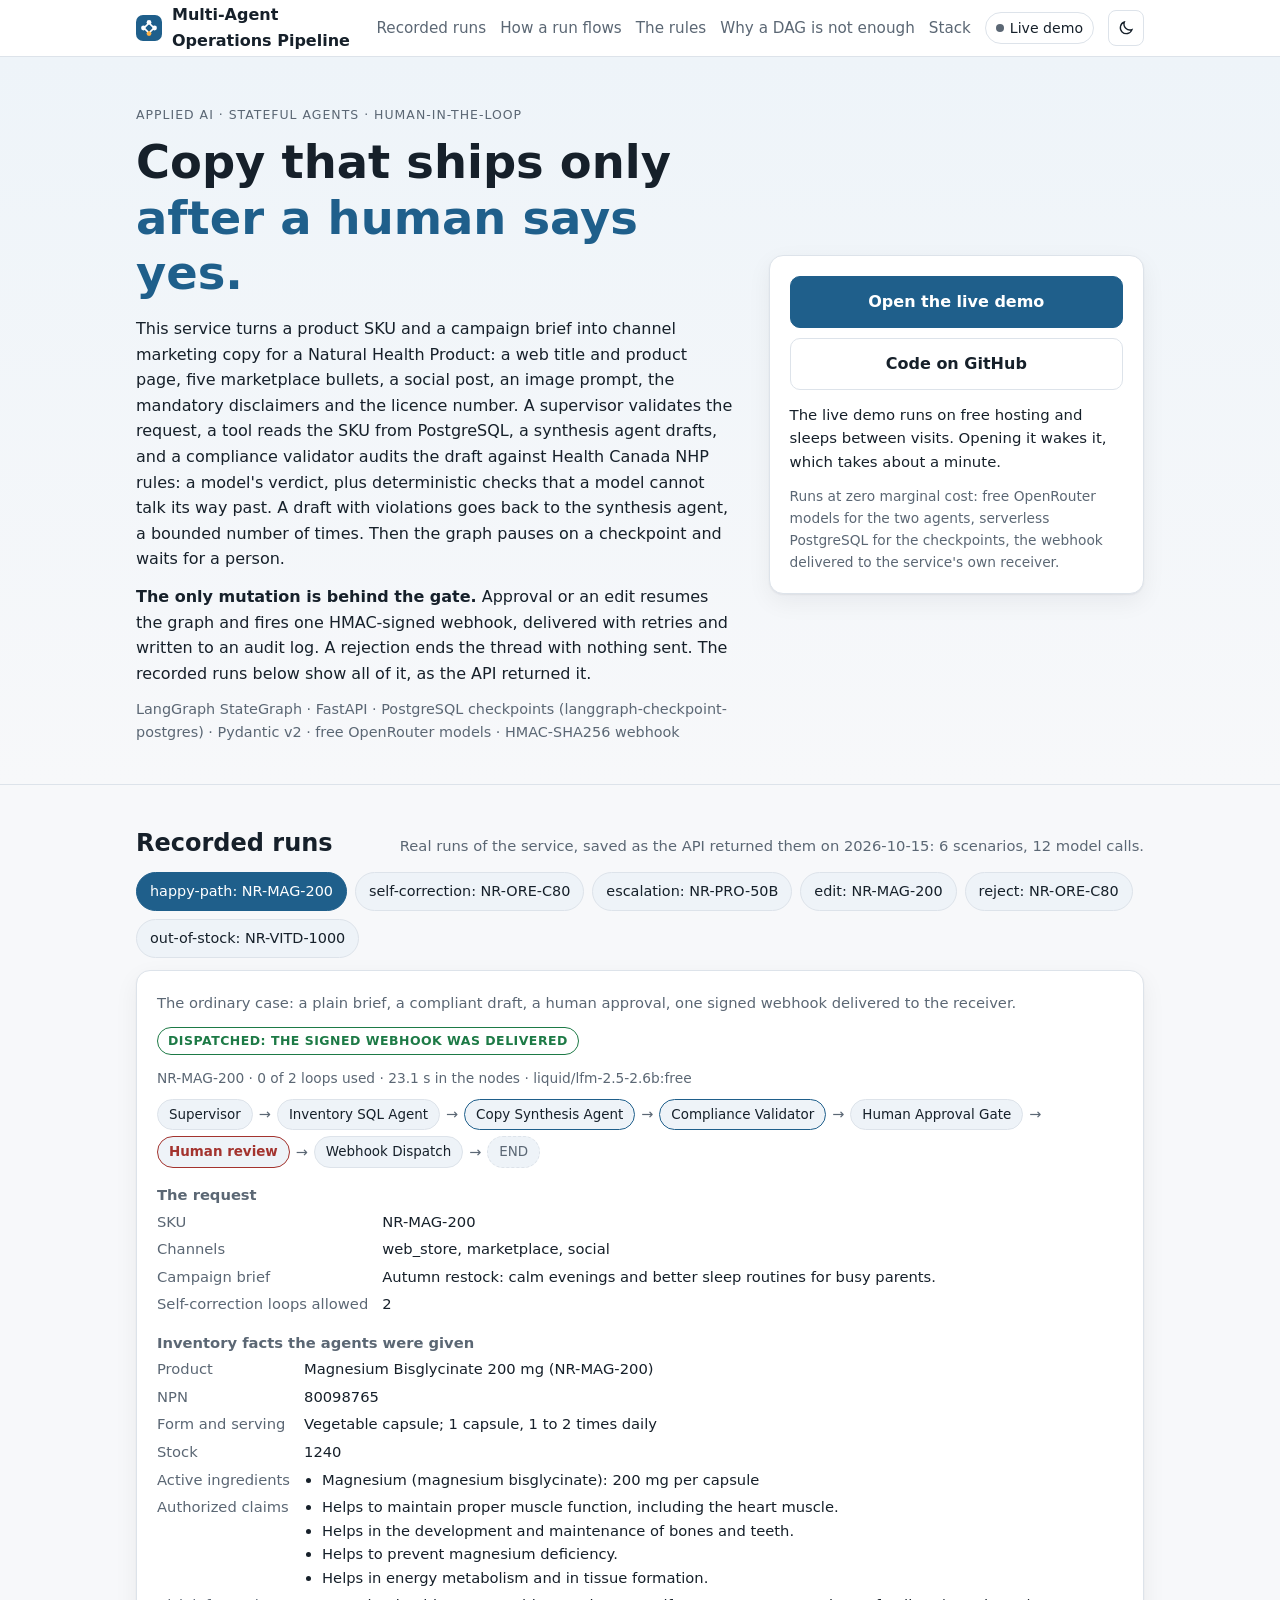
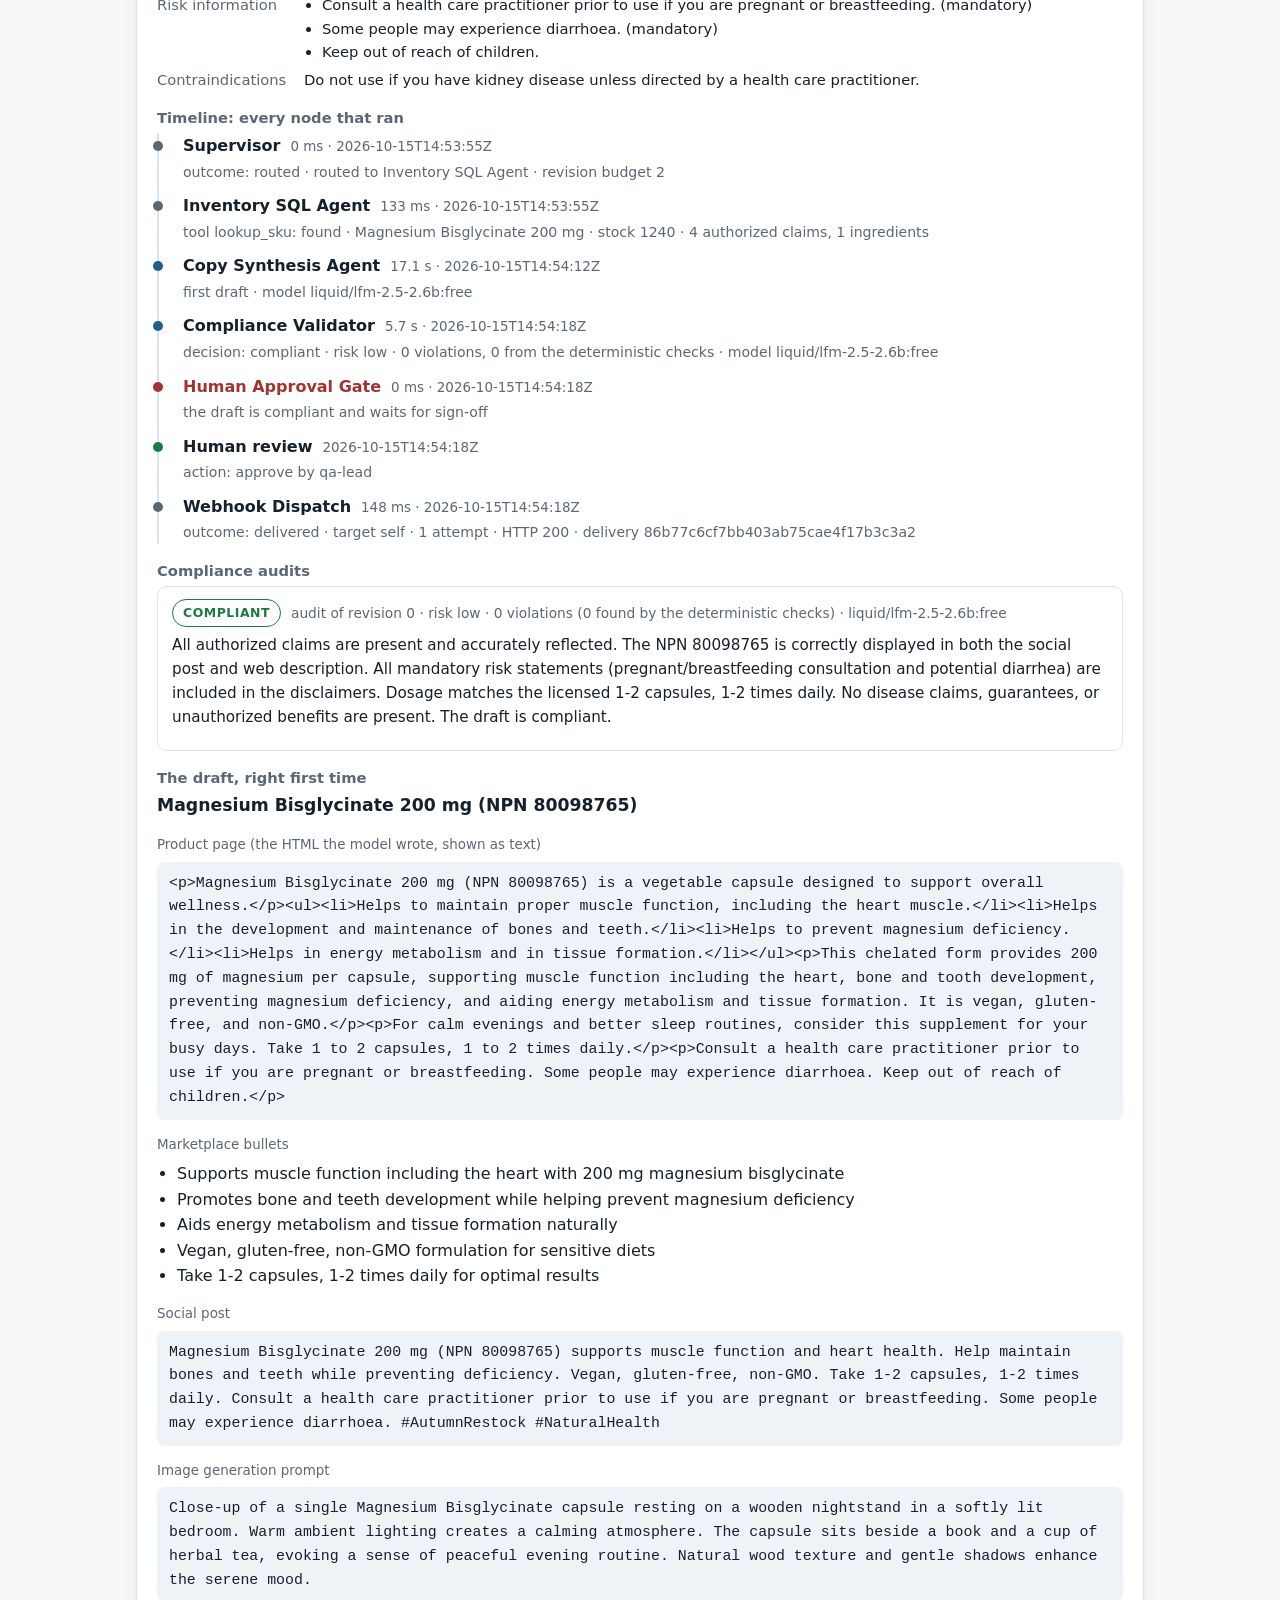
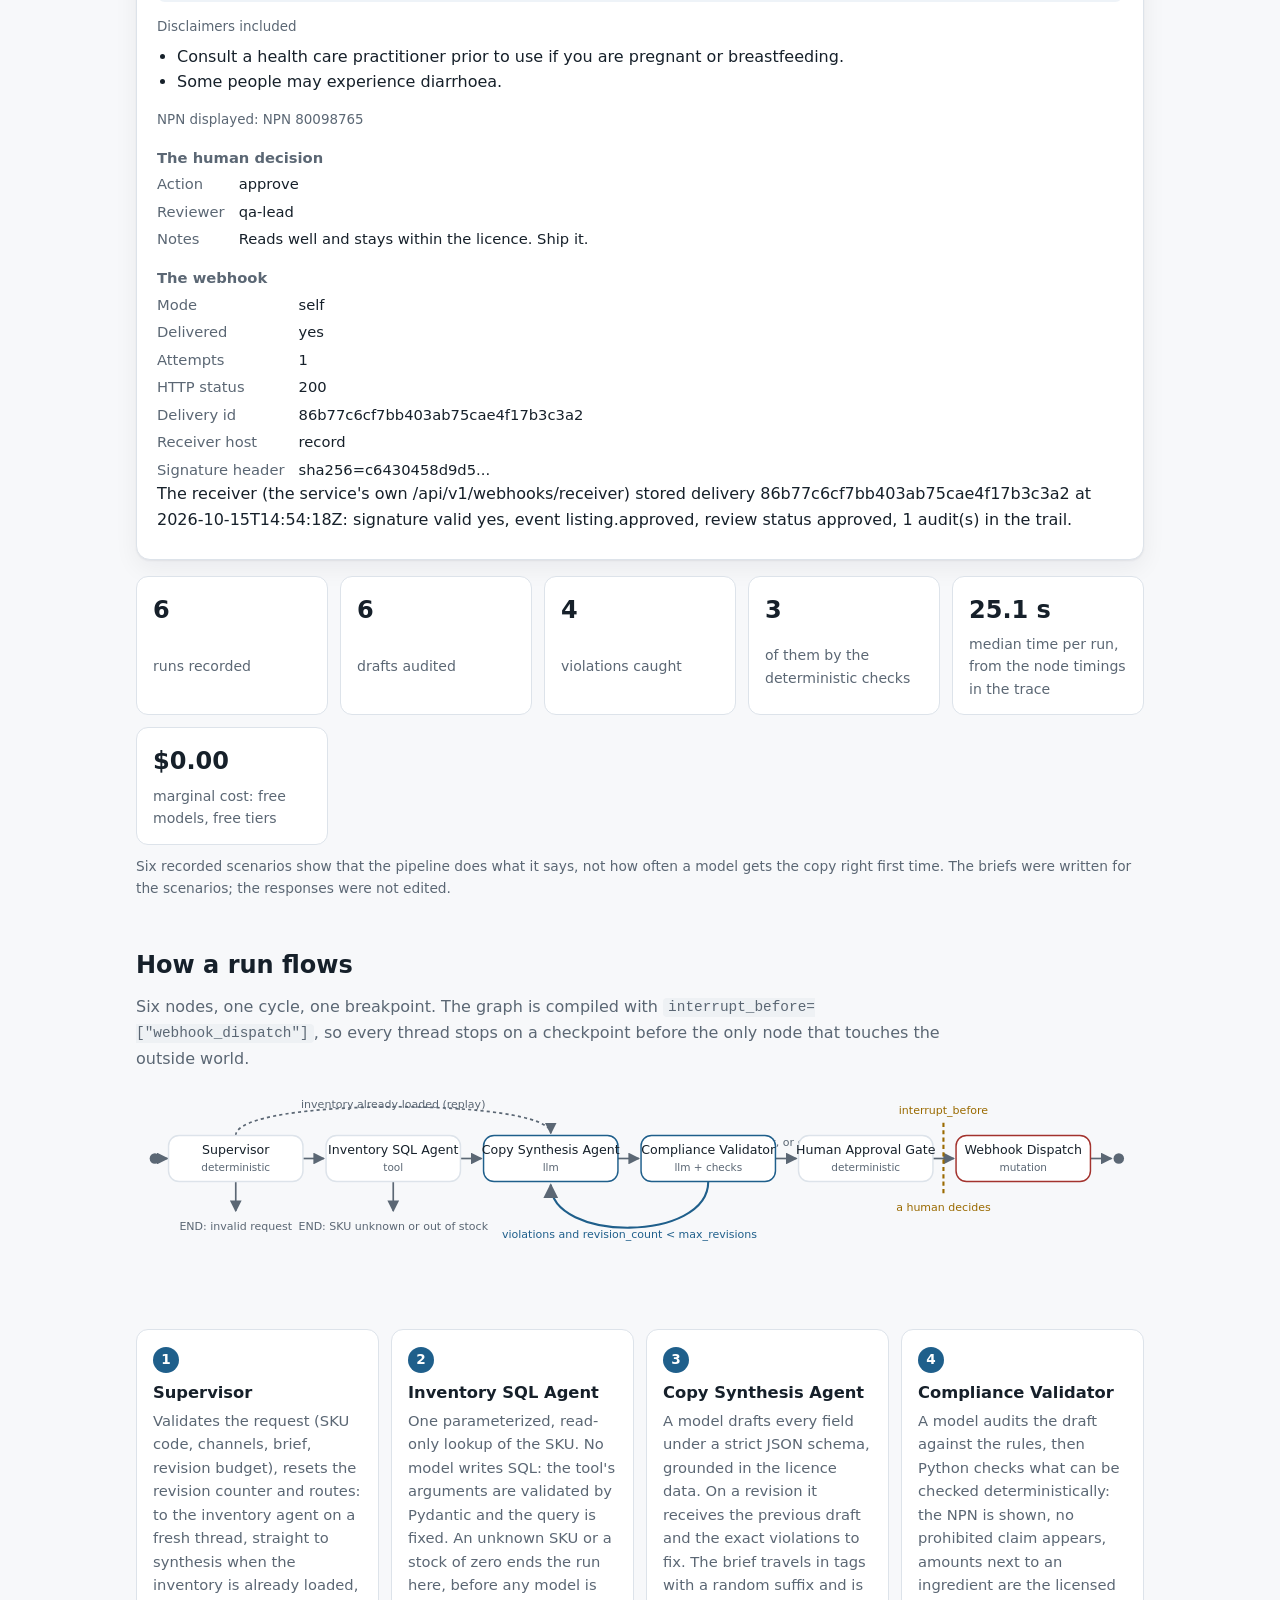
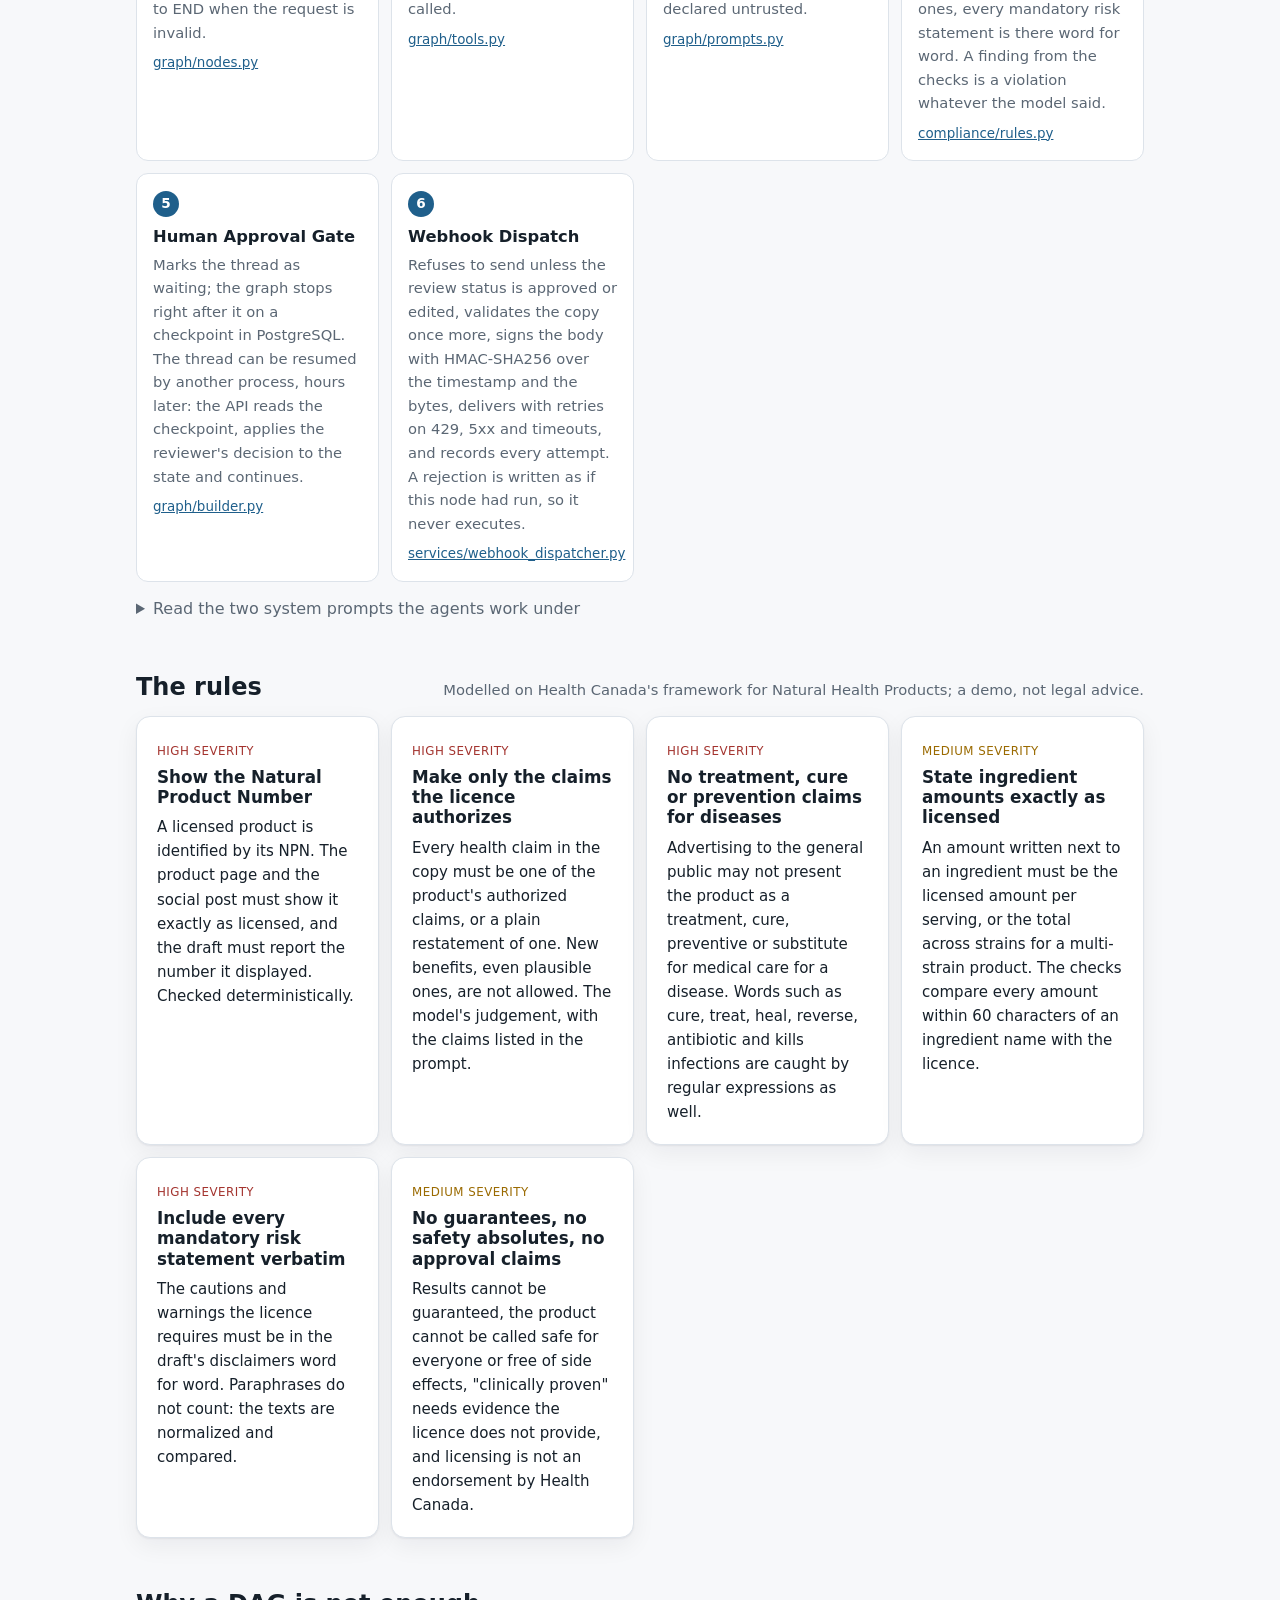
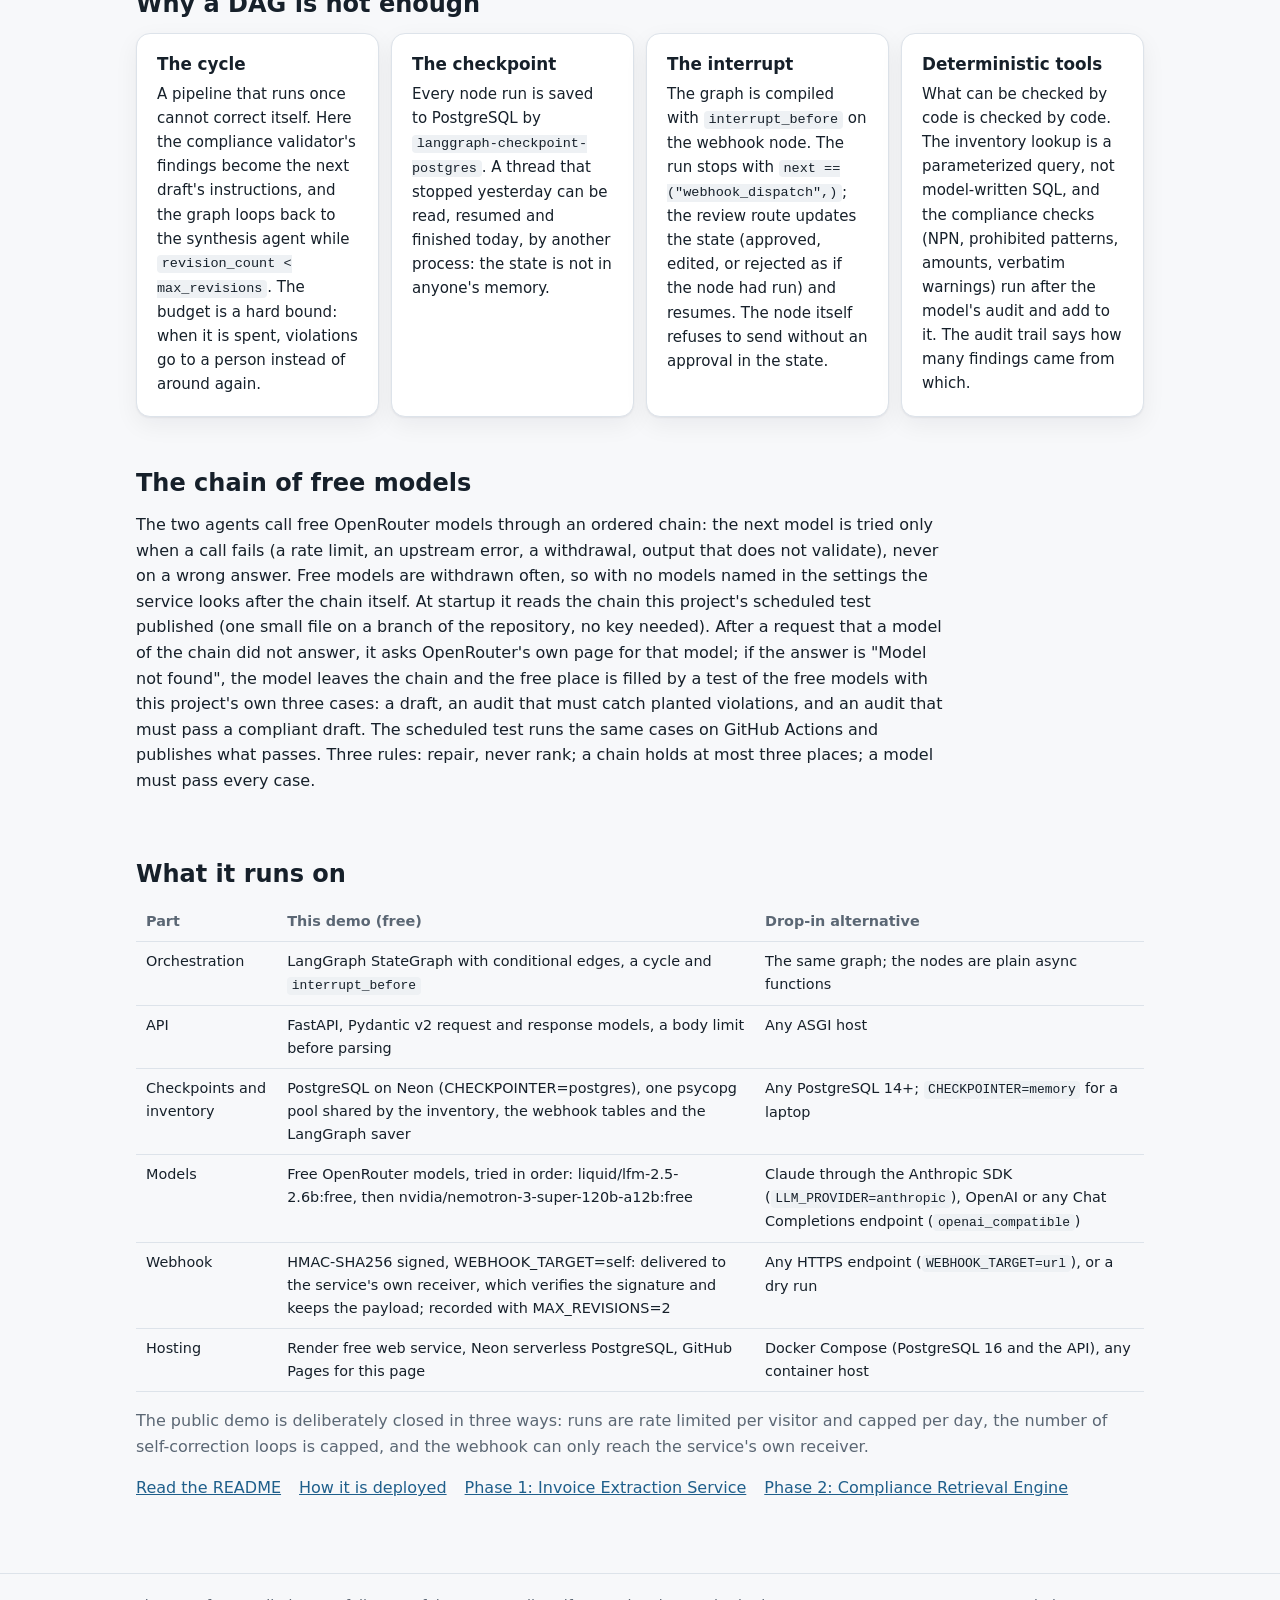
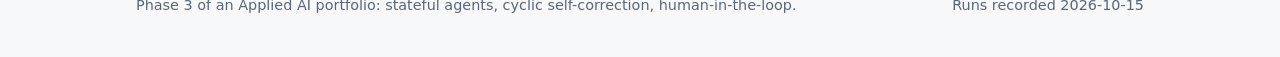
<file: site/index.html>
<!doctype html>
<html lang="en">
<head>
  <meta charset="utf-8">
  <!-- This page cannot send response headers, so its security policy is set here. Scripts and
       styles come from this page's own files only. The one outside address is the live demo's
       icon, which assets/site.js loads as a picture to learn that the demo is awake. -->
  <meta http-equiv="Content-Security-Policy" content="default-src 'none'; script-src 'self'; style-src 'self'; connect-src 'self'; img-src 'self' https://*.onrender.com; base-uri 'none'; form-action 'none'">
  <meta name="viewport" content="width=device-width, initial-scale=1">
  <meta name="color-scheme" content="light dark">
  <meta name="referrer" content="no-referrer">
  <meta name="format-detection" content="telephone=no">
  <title>Multi-Agent Operations Pipeline</title>
  <meta name="description" content="An autonomous multi-agent pipeline for product marketing: a LangGraph state machine drafts channel copy for a Natural Health Product, audits it against Health Canada NHP rules, loops on violations, pauses for a human, and fires a signed webhook. Every step is checkpointed in PostgreSQL. Runs on free models.">
  <meta property="og:type" content="website">
  <meta property="og:title" content="Multi-Agent Operations Pipeline">
  <meta property="og:description" content="Stateful agents with cyclic self-correction and a human-in-the-loop gate: LangGraph, FastAPI, PostgreSQL checkpoints, HMAC-signed webhooks, free OpenRouter models.">
  <link rel="icon" href="assets/favicon.svg" type="image/svg+xml">
  <link rel="stylesheet" href="assets/site.css">
  <script src="assets/theme.js"></script>
  <script src="assets/site.js" defer></script>
</head>
<body>
<a class="skip" href="#runs">Skip to the recorded runs</a>

<header class="topbar">
  <div class="wrap topbar__row">
    <a class="brand" href="./">
      <svg class="brand__mark" viewBox="0 0 26 26" aria-hidden="true"><rect class="bg" width="26" height="26" rx="7"/><circle class="pt" cx="7.5" cy="13" r="2.4"/><circle class="pt" cx="13" cy="7.5" r="2.4"/><circle class="pt" cx="18.5" cy="13" r="2.4"/><circle class="dot" cx="13" cy="18.5" r="2.4"/><path class="ln" d="M9.6 11.4l1.8-1.8M14.6 9.6l1.8 1.8M9.6 14.6l1.8 1.8M14.6 16.4l1.8-1.8"/></svg>
      <span>Multi-Agent Operations Pipeline</span>
    </a>
    <nav class="topbar__nav" aria-label="On this page">
      <a href="#runs">Recorded runs</a>
      <a href="#flow">How a run flows</a>
      <a href="#rules">The rules</a>
      <a href="#why">Why a DAG is not enough</a>
      <a href="#stack">Stack</a>
    </nav>
    <a class="chip-link" id="demo-chip" hidden><span class="dotmark" aria-hidden="true"></span>Live demo</a>
    <button class="iconbtn" id="theme-toggle" type="button" aria-label="Switch between light and dark theme">
      <svg class="icon theme-icon--light" viewBox="0 0 24 24" aria-hidden="true"><path d="M20 14.2A8 8 0 0 1 9.8 4a8 8 0 1 0 10.2 10.2z"/></svg>
      <svg class="icon theme-icon--dark" viewBox="0 0 24 24" aria-hidden="true"><circle cx="12" cy="12" r="4"/><path d="M12 2.5v2.5M12 19v2.5M2.5 12H5M19 12h2.5M5.3 5.3l1.8 1.8M16.9 16.9l1.8 1.8M5.3 18.7l1.8-1.8M16.9 7.1l1.8-1.8"/></svg>
    </button>
  </div>
</header>

<main>
  <section class="hero">
    <div class="wrap hero__grid">
      <div>
        <p class="kicker">Applied AI · stateful agents · human-in-the-loop</p>
        <h1>Copy that ships only <span>after a human says yes.</span></h1>
        <p class="lede">
          This service turns a product SKU and a campaign brief into channel marketing copy for a
          Natural Health Product: a web title and product page, five marketplace bullets, a social
          post, an image prompt, the mandatory disclaimers and the licence number. A supervisor
          validates the request, a tool reads the SKU from PostgreSQL, a synthesis agent drafts,
          and a compliance validator audits the draft against Health Canada NHP rules: a model's
          verdict, plus deterministic checks that a model cannot talk its way past. A draft with
          violations goes back to the synthesis agent, a bounded number of times. Then the graph
          pauses on a checkpoint and waits for a person.
        </p>
        <p class="lede"><strong>The only mutation is behind the gate.</strong> Approval or an edit resumes the graph and fires one HMAC-signed webhook, delivered with retries and written to an audit log. A rejection ends the thread with nothing sent. The recorded runs below show all of it, as the API returned it.</p>
        <p class="stackline">LangGraph StateGraph · FastAPI · PostgreSQL checkpoints (langgraph-checkpoint-postgres) · Pydantic v2 · free OpenRouter models · HMAC-SHA256 webhook</p>
      </div>
      <div class="demo" id="demo" aria-label="Live demo">
        <!-- THE ONE PLACE that holds the address of the live demo: the Render service's address
             with /#run after it, https:// written once. If the service is ever re-created under
             another name, change it here; tests/test_site.py checks the form. With a host that
             ends in .invalid, the page says the demo is not online yet and asks nothing. -->
        <a class="btn btn--primary btn--lg" id="demo-link" href="https://multi-agent-ops-pipeline.onrender.com/#run">Open the live demo</a>
        <a class="btn btn--lg" href="https://github.com/nickdesjardins/autonomous-operation-marketing">Code on GitHub</a>
        <p class="demo__line" id="demo-words" role="status">The live demo runs on free hosting and sleeps between visits. Opening it wakes it, which takes about a minute.</p>
        <p class="demo__cost">Runs at zero marginal cost: free OpenRouter models for the two agents, serverless PostgreSQL for the checkpoints, the webhook delivered to the service's own receiver.</p>
      </div>
    </div>
  </section>

  <section class="wrap section" id="runs" aria-labelledby="runs-title">
    <div class="section__head">
      <h2 id="runs-title">Recorded runs</h2>
      <p class="muted" id="runs-meta">Real runs of the service, saved as the API returned them.</p>
    </div>
    <div class="tabs" id="run-tabs" role="tablist" aria-label="Recorded runs"></div>
    <article class="card run" id="run">
      <p class="muted" id="run-fallback">The recorded runs are read from <a href="recorded/runs.json">recorded/runs.json</a>; when that file is not there yet, or JavaScript is off, this sentence is all there is.</p>
    </article>
    <ul class="tiles" id="tiles" hidden>
      <li class="tile"><strong id="tile-runs">-</strong><span>runs recorded</span></li>
      <li class="tile"><strong id="tile-audits">-</strong><span>drafts audited</span></li>
      <li class="tile"><strong id="tile-violations">-</strong><span>violations caught</span></li>
      <li class="tile"><strong id="tile-deterministic">-</strong><span>of them by the deterministic checks</span></li>
      <li class="tile"><strong id="tile-time">-</strong><span>median time per run, from the node timings in the trace</span></li>
      <li class="tile"><strong>$0.00</strong><span>marginal cost: free models, free tiers</span></li>
    </ul>
    <p class="footnote" id="runs-note" hidden>Six recorded scenarios show that the pipeline does what it says, not how often a model gets the copy right first time. The briefs were written for the scenarios; the responses were not edited.</p>
  </section>

  <section class="wrap section" id="flow" aria-labelledby="flow-title">
    <div class="section__head">
      <h2 id="flow-title">How a run flows</h2>
    </div>
    <p class="muted section__intro">Six nodes, one cycle, one breakpoint. The graph is compiled with <code>interrupt_before=["webhook_dispatch"]</code>, so every thread stops on a checkpoint before the only node that touches the outside world.</p>
    <svg class="graph" id="graph" viewBox="0 0 960 215" role="img" aria-labelledby="graph-title graph-desc">
      <title id="graph-title">The pipeline graph</title>
      <desc id="graph-desc">Start, supervisor, inventory SQL agent, copy synthesis agent, compliance validator, human approval gate, then an interrupt before the webhook dispatch node and the end. The compliance validator sends violations back to the synthesis agent while revisions remain. The supervisor and the inventory agent can end the run early.</desc>
      <defs>
        <marker id="arrow" viewBox="0 0 10 10" refX="9" refY="5" markerWidth="7" markerHeight="7" orient="auto"><path d="M0 0L10 5L0 10z"/></marker>
      </defs>
      <g class="g-edges">
        <circle class="endpoint" cx="18" cy="70" r="5"/>
        <path class="edge" d="M24 70H30" marker-end="url(#arrow)"/>
        <path class="edge" d="M159 70H179" marker-end="url(#arrow)"/>
        <path class="edge" d="M309 70H329" marker-end="url(#arrow)"/>
        <path class="edge" d="M459 70H479" marker-end="url(#arrow)"/>
        <path class="edge" d="M609 70H629" marker-end="url(#arrow)"/>
        <path class="edge" d="M759 70H779" marker-end="url(#arrow)"/>
        <path class="edge" d="M909 70H929" marker-end="url(#arrow)"/>
        <circle class="endpoint" cx="936" cy="70" r="5"/>
        <path class="edge edge--replay" d="M95 48C95 12 395 12 395 46" marker-end="url(#arrow)"/>
        <text class="label" x="245" y="22" text-anchor="middle">inventory already loaded (replay)</text>
        <path class="edge edge--cycle" id="graph-cycle" d="M545 92C545 150 395 150 395 95" marker-end="url(#arrow)"/>
        <text class="label label--cycle" x="470" y="146" text-anchor="middle">violations and revision_count &lt; max_revisions</text>
        <text class="label" x="619" y="58" text-anchor="middle">compliant, or escalated</text>
        <path class="edge" d="M95 92V120" marker-end="url(#arrow)"/>
        <text class="label" x="95" y="138" text-anchor="middle">END: invalid request</text>
        <path class="edge" d="M245 92V120" marker-end="url(#arrow)"/>
        <text class="label" x="245" y="138" text-anchor="middle">END: SKU unknown or out of stock</text>
        <path class="interrupt" id="graph-interrupt" d="M769 36V104"/>
        <text class="label label--interrupt" x="769" y="28" text-anchor="middle">interrupt_before</text>
        <text class="label label--interrupt" x="769" y="120" text-anchor="middle">a human decides</text>
      </g>
      <g class="g-nodes">
        <g class="node node--deterministic" data-node="supervisor"><rect x="31" y="48" width="128" height="44" rx="10"/><text x="95" y="66" text-anchor="middle">Supervisor</text><text class="kind" x="95" y="82" text-anchor="middle">deterministic</text></g>
        <g class="node node--tool" data-node="inventory_sql_agent"><rect x="181" y="48" width="128" height="44" rx="10"/><text x="245" y="66" text-anchor="middle">Inventory SQL Agent</text><text class="kind" x="245" y="82" text-anchor="middle">tool</text></g>
        <g class="node node--llm" data-node="copy_synthesis_agent"><rect x="331" y="48" width="128" height="44" rx="10"/><text x="395" y="66" text-anchor="middle">Copy Synthesis Agent</text><text class="kind" x="395" y="82" text-anchor="middle">llm</text></g>
        <g class="node node--llm" data-node="compliance_validator"><rect x="481" y="48" width="128" height="44" rx="10"/><text x="545" y="66" text-anchor="middle">Compliance Validator</text><text class="kind" x="545" y="82" text-anchor="middle">llm + checks</text></g>
        <g class="node node--deterministic" data-node="human_approval_gate"><rect x="631" y="48" width="128" height="44" rx="10"/><text x="695" y="66" text-anchor="middle">Human Approval Gate</text><text class="kind" x="695" y="82" text-anchor="middle">deterministic</text></g>
        <g class="node node--mutation" data-node="webhook_dispatch"><rect x="781" y="48" width="128" height="44" rx="10"/><text x="845" y="66" text-anchor="middle">Webhook Dispatch</text><text class="kind" x="845" y="82" text-anchor="middle">mutation</text></g>
      </g>
    </svg>
    <ol class="flow">
      <li><span class="flow__n">1</span><h3>Supervisor</h3><p>Validates the request (SKU code, channels, brief, revision budget), resets the revision counter and routes: to the inventory agent on a fresh thread, straight to synthesis when the inventory is already loaded, to END when the request is invalid.</p><p class="flow__code"><a href="https://github.com/nickdesjardins/autonomous-operation-marketing/blob/main/app/graph/nodes.py">graph/nodes.py</a></p></li>
      <li><span class="flow__n">2</span><h3>Inventory SQL Agent</h3><p>One parameterized, read-only lookup of the SKU. No model writes SQL: the tool's arguments are validated by Pydantic and the query is fixed. An unknown SKU or a stock of zero ends the run here, before any model is called.</p><p class="flow__code"><a href="https://github.com/nickdesjardins/autonomous-operation-marketing/blob/main/app/graph/tools.py">graph/tools.py</a></p></li>
      <li><span class="flow__n">3</span><h3>Copy Synthesis Agent</h3><p>A model drafts every field under a strict JSON schema, grounded in the licence data. On a revision it receives the previous draft and the exact violations to fix. The brief travels in tags with a random suffix and is declared untrusted.</p><p class="flow__code"><a href="https://github.com/nickdesjardins/autonomous-operation-marketing/blob/main/app/graph/prompts.py">graph/prompts.py</a></p></li>
      <li><span class="flow__n">4</span><h3>Compliance Validator</h3><p>A model audits the draft against the rules, then Python checks what can be checked deterministically: the NPN is shown, no prohibited claim appears, amounts next to an ingredient are the licensed ones, every mandatory risk statement is there word for word. A finding from the checks is a violation whatever the model said.</p><p class="flow__code"><a href="https://github.com/nickdesjardins/autonomous-operation-marketing/blob/main/app/compliance/rules.py">compliance/rules.py</a></p></li>
      <li><span class="flow__n">5</span><h3>Human Approval Gate</h3><p>Marks the thread as waiting; the graph stops right after it on a checkpoint in PostgreSQL. The thread can be resumed by another process, hours later: the API reads the checkpoint, applies the reviewer's decision to the state and continues.</p><p class="flow__code"><a href="https://github.com/nickdesjardins/autonomous-operation-marketing/blob/main/app/graph/builder.py">graph/builder.py</a></p></li>
      <li><span class="flow__n">6</span><h3>Webhook Dispatch</h3><p>Refuses to send unless the review status is approved or edited, validates the copy once more, signs the body with HMAC-SHA256 over the timestamp and the bytes, delivers with retries on 429, 5xx and timeouts, and records every attempt. A rejection is written as if this node had run, so it never executes.</p><p class="flow__code"><a href="https://github.com/nickdesjardins/autonomous-operation-marketing/blob/main/app/services/webhook_dispatcher.py">services/webhook_dispatcher.py</a></p></li>
    </ol>
    <details class="prompt" id="prompts" hidden>
      <summary>Read the two system prompts the agents work under</summary>
      <h3>Copy Synthesis Agent</h3>
      <pre id="synthesis-prompt"></pre>
      <h3>Compliance Validator</h3>
      <pre id="audit-prompt"></pre>
    </details>
  </section>

  <section class="wrap section" id="rules" aria-labelledby="rules-title">
    <div class="section__head">
      <h2 id="rules-title">The rules</h2>
      <p class="muted">Modelled on Health Canada's framework for Natural Health Products; a demo, not legal advice.</p>
    </div>
    <div class="cards">
      <article class="card"><span class="sev" data-sev="high">high severity</span><h3>Show the Natural Product Number</h3><p>A licensed product is identified by its NPN. The product page and the social post must show it exactly as licensed, and the draft must report the number it displayed. Checked deterministically.</p></article>
      <article class="card"><span class="sev" data-sev="high">high severity</span><h3>Make only the claims the licence authorizes</h3><p>Every health claim in the copy must be one of the product's authorized claims, or a plain restatement of one. New benefits, even plausible ones, are not allowed. The model's judgement, with the claims listed in the prompt.</p></article>
      <article class="card"><span class="sev" data-sev="high">high severity</span><h3>No treatment, cure or prevention claims for diseases</h3><p>Advertising to the general public may not present the product as a treatment, cure, preventive or substitute for medical care for a disease. Words such as cure, treat, heal, reverse, antibiotic and kills infections are caught by regular expressions as well.</p></article>
      <article class="card"><span class="sev" data-sev="medium">medium severity</span><h3>State ingredient amounts exactly as licensed</h3><p>An amount written next to an ingredient must be the licensed amount per serving, or the total across strains for a multi-strain product. The checks compare every amount within 60 characters of an ingredient name with the licence.</p></article>
      <article class="card"><span class="sev" data-sev="high">high severity</span><h3>Include every mandatory risk statement verbatim</h3><p>The cautions and warnings the licence requires must be in the draft's disclaimers word for word. Paraphrases do not count: the texts are normalized and compared.</p></article>
      <article class="card"><span class="sev" data-sev="medium">medium severity</span><h3>No guarantees, no safety absolutes, no approval claims</h3><p>Results cannot be guaranteed, the product cannot be called safe for everyone or free of side effects, "clinically proven" needs evidence the licence does not provide, and licensing is not an endorsement by Health Canada.</p></article>
    </div>
  </section>

  <section class="wrap section" id="why" aria-labelledby="why-title">
    <div class="section__head">
      <h2 id="why-title">Why a DAG is not enough</h2>
    </div>
    <div class="cards">
      <article class="card">
        <h3>The cycle</h3>
        <p>A pipeline that runs once cannot correct itself. Here the compliance validator's findings become the next draft's instructions, and the graph loops back to the synthesis agent while <code>revision_count &lt; max_revisions</code>. The budget is a hard bound: when it is spent, violations go to a person instead of around again.</p>
      </article>
      <article class="card">
        <h3>The checkpoint</h3>
        <p>Every node run is saved to PostgreSQL by <code>langgraph-checkpoint-postgres</code>. A thread that stopped yesterday can be read, resumed and finished today, by another process: the state is not in anyone's memory.</p>
      </article>
      <article class="card">
        <h3>The interrupt</h3>
        <p>The graph is compiled with <code>interrupt_before</code> on the webhook node. The run stops with <code>next == ("webhook_dispatch",)</code>; the review route updates the state (approved, edited, or rejected as if the node had run) and resumes. The node itself refuses to send without an approval in the state.</p>
      </article>
      <article class="card">
        <h3>Deterministic tools</h3>
        <p>What can be checked by code is checked by code. The inventory lookup is a parameterized query, not model-written SQL, and the compliance checks (NPN, prohibited patterns, amounts, verbatim warnings) run after the model's audit and add to it. The audit trail says how many findings came from which.</p>
      </article>
    </div>
  </section>

  <section class="wrap section" id="models" aria-labelledby="models-title">
    <div class="section__head">
      <h2 id="models-title">The chain of free models</h2>
    </div>
    <p class="section__intro">The two agents call free OpenRouter models through an ordered chain: the next model is tried only when a call fails (a rate limit, an upstream error, a withdrawal, output that does not validate), never on a wrong answer. Free models are withdrawn often, so with no models named in the settings the service looks after the chain itself. At startup it reads the chain this project's scheduled test published (one small file on a branch of the repository, no key needed). After a request that a model of the chain did not answer, it asks OpenRouter's own page for that model; if the answer is "Model not found", the model leaves the chain and the free place is filled by a test of the free models with this project's own three cases: a draft, an audit that must catch planted violations, and an audit that must pass a compliant draft. The scheduled test runs the same cases on GitHub Actions and publishes what passes. Three rules: repair, never rank; a chain holds at most three places; a model must pass every case.</p>
  </section>

  <section class="wrap section" id="stack" aria-labelledby="stack-title">
    <div class="section__head">
      <h2 id="stack-title">What it runs on</h2>
    </div>
    <div class="tablewrap">
      <table>
        <thead><tr><th>Part</th><th>This demo (free)</th><th>Drop-in alternative</th></tr></thead>
        <tbody>
          <tr><td>Orchestration</td><td>LangGraph StateGraph with conditional edges, a cycle and <code>interrupt_before</code></td><td>The same graph; the nodes are plain async functions</td></tr>
          <tr><td>API</td><td>FastAPI, Pydantic v2 request and response models, a body limit before parsing</td><td>Any ASGI host</td></tr>
          <tr><td>Checkpoints and inventory</td><td id="stack-database">PostgreSQL on Neon, through one psycopg pool shared with the checkpointer</td><td>Any PostgreSQL 14+; <code>CHECKPOINTER=memory</code> for a laptop</td></tr>
          <tr><td>Models</td><td id="stack-models">An ordered chain of free OpenRouter models, with fallback when one fails</td><td>Claude through the Anthropic SDK (<code>LLM_PROVIDER=anthropic</code>), OpenAI or any Chat Completions endpoint (<code>openai_compatible</code>)</td></tr>
          <tr><td>Webhook</td><td id="stack-webhook">HMAC-SHA256 signed, delivered to the service's own receiver (<code>WEBHOOK_TARGET=self</code>)</td><td>Any HTTPS endpoint (<code>WEBHOOK_TARGET=url</code>), or a dry run</td></tr>
          <tr><td>Hosting</td><td>Render free web service, Neon serverless PostgreSQL, GitHub Pages for this page</td><td>Docker Compose (PostgreSQL 16 and the API), any container host</td></tr>
        </tbody>
      </table>
    </div>
    <p class="muted">The public demo is deliberately closed in three ways: runs are rate limited per visitor and capped per day, the number of self-correction loops is capped, and the webhook can only reach the service's own receiver.</p>
    <p class="links">
      <a href="https://github.com/nickdesjardins/autonomous-operation-marketing#readme">Read the README</a>
      <a href="https://github.com/nickdesjardins/autonomous-operation-marketing/blob/main/docs/DEPLOY.md">How it is deployed</a>
      <a href="https://nickdesjardins.github.io/Invoice-Extraction-Service/">Phase 1: Invoice Extraction Service</a>
      <a href="https://nickdesjardins.github.io/hybrid-knowledge-rag/">Phase 2: Compliance Retrieval Engine</a>
    </p>
  </section>
</main>

<footer class="foot">
  <div class="wrap foot__row">
    <span>Phase 3 of an Applied AI portfolio: stateful agents, cyclic self-correction, human-in-the-loop.</span>
    <span id="foot-recorded"></span>
  </div>
</footer>
</body>
</html>
</file>
<file: site/assets/site.css>
:root {
  --bg: #f7f8fa;
  --panel: #ffffff;
  --ink: #16202a;
  --muted: #5b6774;
  --line: #dde3ea;
  --accent: #1f5f8b;
  --accent-ink: #ffffff;
  --ok: #1d7a46;
  --warn: #9a6a00;
  --bad: #a3332e;
  --chip: #eef3f8;
  --code: #eef1f4;
  --hero: linear-gradient(180deg, #eef4f9 0%, #f7f8fa 100%);
  --shadow: 0 1px 2px rgba(16, 24, 40, 0.06), 0 8px 24px rgba(16, 24, 40, 0.06);
}
:root[data-theme="dark"] {
  --bg: #0f1419;
  --panel: #161c23;
  --ink: #e8edf2;
  --muted: #9aa7b4;
  --line: #273039;
  --accent: #6fb3e0;
  --accent-ink: #0f1419;
  --ok: #58c389;
  --warn: #e3b341;
  --bad: #f08a84;
  --chip: #1f2932;
  --code: #1b232b;
  --hero: linear-gradient(180deg, #131b23 0%, #0f1419 100%);
  --shadow: 0 1px 2px rgba(0, 0, 0, 0.4), 0 8px 24px rgba(0, 0, 0, 0.35);
}
@media (prefers-color-scheme: dark) {
  :root:not([data-theme="light"]) {
    --bg: #0f1419;
    --panel: #161c23;
    --ink: #e8edf2;
    --muted: #9aa7b4;
    --line: #273039;
    --accent: #6fb3e0;
    --accent-ink: #0f1419;
    --ok: #58c389;
    --warn: #e3b341;
    --bad: #f08a84;
    --chip: #1f2932;
    --code: #1b232b;
    --hero: linear-gradient(180deg, #131b23 0%, #0f1419 100%);
    --shadow: 0 1px 2px rgba(0, 0, 0, 0.4), 0 8px 24px rgba(0, 0, 0, 0.35);
  }
}

* { box-sizing: border-box; }
[hidden] { display: none !important; }
html { font-size: 16px; scroll-behavior: smooth; }
body {
  margin: 0;
  background: var(--bg);
  color: var(--ink);
  font: 1rem/1.6 system-ui, -apple-system, "Segoe UI", Roboto, Helvetica, Arial, sans-serif;
}
a { color: var(--accent); }
code, pre { font-family: ui-monospace, SFMono-Regular, Menlo, Consolas, monospace; font-size: 0.9em; }
code { background: var(--code); padding: 0.1em 0.35em; border-radius: 4px; }
pre { background: var(--code); padding: 12px; border-radius: 8px; overflow: auto; max-height: 420px; white-space: pre-wrap; word-break: break-word; }
h1, h2, h3 { line-height: 1.2; }
.wrap { max-width: 1040px; margin: 0 auto; padding: 0 16px; }
.muted { color: var(--muted); }
.small { font-size: 0.86rem; }
.skip { position: absolute; left: -999px; top: 8px; background: var(--panel); padding: 8px; }
.skip:focus { left: 8px; z-index: 10; }

.topbar { border-bottom: 1px solid var(--line); background: var(--panel); position: sticky; top: 0; z-index: 5; }
.topbar__row { display: flex; align-items: center; gap: 14px; min-height: 56px; }
.brand { display: inline-flex; align-items: center; gap: 10px; font-weight: 650; color: var(--ink); text-decoration: none; }
.brand__mark { width: 26px; height: 26px; flex: none; }
.brand__mark .bg { fill: var(--accent); }
.brand__mark .pt { fill: var(--accent-ink); }
.brand__mark .ln { stroke: var(--accent-ink); stroke-width: 1.6; stroke-linecap: round; fill: none; }
.brand__mark .dot { fill: #ffb347; }
.topbar__nav { display: flex; gap: 14px; margin-left: auto; }
.topbar__nav a { color: var(--muted); text-decoration: none; font-size: 0.95rem; white-space: nowrap; }
.topbar__nav a:hover { color: var(--ink); }
.chip-link { display: inline-flex; align-items: center; gap: 6px; font-size: 0.88rem; text-decoration: none; border: 1px solid var(--line); border-radius: 999px; padding: 4px 10px; color: var(--ink); white-space: nowrap; }
.dotmark { width: 8px; height: 8px; border-radius: 50%; background: var(--muted); }
:root[data-demo="awake"] .dotmark { background: var(--ok); }
:root[data-demo="waking"] .dotmark { background: var(--warn); }
.iconbtn { background: none; border: 1px solid var(--line); border-radius: 8px; width: 36px; height: 36px; display: inline-grid; place-items: center; color: var(--ink); cursor: pointer; flex: none; }
.icon { width: 18px; height: 18px; fill: none; stroke: currentColor; stroke-width: 1.8; stroke-linecap: round; }
.theme-icon--dark { display: none; }
:root[data-theme="dark"] .theme-icon--light { display: none; }
:root[data-theme="dark"] .theme-icon--dark { display: block; }
@media (prefers-color-scheme: dark) {
  :root:not([data-theme="light"]) .theme-icon--light { display: none; }
  :root:not([data-theme="light"]) .theme-icon--dark { display: block; }
}
@media (max-width: 860px) { .topbar__nav { display: none; } .chip-link { margin-left: auto; } }

.hero { background: var(--hero); border-bottom: 1px solid var(--line); padding: 48px 0 40px; }
.hero__grid { display: grid; grid-template-columns: minmax(0, 1.6fr) minmax(0, 1fr); gap: 32px; align-items: center; }
@media (max-width: 860px) { .hero__grid { grid-template-columns: 1fr; } }
.kicker { text-transform: uppercase; letter-spacing: 0.08em; font-size: 0.78rem; color: var(--muted); margin: 0 0 10px; }
.hero h1 { font-size: clamp(1.9rem, 4.4vw, 2.9rem); margin: 0 0 14px; }
.hero h1 span { color: var(--accent); }
.lede { margin: 0 0 12px; max-width: 66ch; }
.stackline { color: var(--muted); font-size: 0.9rem; margin: 0; }
.demo { background: var(--panel); border: 1px solid var(--line); border-radius: 14px; padding: 20px; box-shadow: var(--shadow); display: grid; gap: 10px; }
.btn { display: inline-block; text-align: center; text-decoration: none; border: 1px solid var(--line); border-radius: 10px; padding: 9px 16px; background: var(--panel); color: var(--ink); font-weight: 600; }
.btn--lg { padding: 12px 18px; }
.btn--primary { background: var(--accent); color: var(--accent-ink); border-color: var(--accent); }
:root[data-demo="unset"] #demo-link { opacity: 0.55; pointer-events: none; }
.demo__line { margin: 4px 0 0; font-size: 0.93rem; }
.demo__cost { margin: 0; font-size: 0.86rem; color: var(--muted); }

.section { padding: 44px 16px 8px; }
.section__head { display: flex; align-items: baseline; justify-content: space-between; gap: 12px; flex-wrap: wrap; margin-bottom: 14px; }
.section__head h2 { margin: 0; font-size: 1.5rem; }
.section__head p { margin: 0; font-size: 0.92rem; }
.section__intro { margin: 0 0 14px; max-width: 80ch; }

.tabs { display: flex; flex-wrap: wrap; gap: 8px; margin-bottom: 12px; }
.tab { background: var(--chip); border: 1px solid var(--line); color: var(--ink); border-radius: 999px; padding: 7px 13px; font: inherit; font-size: 0.9rem; cursor: pointer; text-align: left; }
.tab[aria-selected="true"] { background: var(--accent); color: var(--accent-ink); border-color: var(--accent); }
.card { background: var(--panel); border: 1px solid var(--line); border-radius: 14px; padding: 20px; box-shadow: var(--shadow); }
.run__why { color: var(--muted); font-size: 0.92rem; margin: 0 0 12px; }
.run__head { display: flex; align-items: center; gap: 12px; flex-wrap: wrap; margin-bottom: 8px; }
.badge { display: inline-block; padding: 3px 10px; border-radius: 999px; font-size: 0.78rem; font-weight: 650; text-transform: uppercase; letter-spacing: 0.04em; border: 1px solid currentColor; }
.badge[data-tone="ok"] { color: var(--ok); }
.badge[data-tone="warn"] { color: var(--warn); }
.badge[data-tone="bad"] { color: var(--bad); }
.badge[data-tone="muted"] { color: var(--muted); }
.run__meta { color: var(--muted); font-size: 0.86rem; }
.run h3 { font-size: 0.92rem; margin: 18px 0 6px; color: var(--muted); font-weight: 600; }
.run h4 { font-size: 0.95rem; margin: 12px 0 4px; }
.run__note { margin: 0 0 6px; }
.run__expect { color: var(--warn); margin: 6px 0 0; font-size: 0.9rem; }

.path { display: flex; flex-wrap: wrap; align-items: center; gap: 6px; margin: 10px 0 0; }
.path__node { background: var(--chip); border: 1px solid var(--line); border-radius: 999px; padding: 4px 11px; font-size: 0.84rem; }
.path__node--llm { border-color: var(--accent); }
.path__node--cycle { border-color: var(--warn); color: var(--warn); }
.path__node--pause { border-color: var(--bad); color: var(--bad); font-weight: 600; }
.path__node--end { border-style: dashed; color: var(--muted); }
.path__arrow { color: var(--muted); font-size: 0.9rem; }
.path__arrow--cycle { color: var(--warn); font-weight: 700; }

.facts { display: grid; grid-template-columns: max-content 1fr; gap: 4px 14px; margin: 0; font-size: 0.92rem; }
.facts dt { color: var(--muted); }
.facts dd { margin: 0; min-width: 0; overflow-wrap: anywhere; }
.facts ul { margin: 0; padding-left: 18px; }
@media (max-width: 520px) { .facts { grid-template-columns: 1fr; gap: 2px; } .facts dd { margin-bottom: 6px; } }

.timeline { list-style: none; margin: 0; padding: 0 0 0 18px; border-left: 2px solid var(--line); }
.timeline li { position: relative; margin: 0 0 10px; padding-left: 6px; }
.timeline li::before { content: ""; position: absolute; left: -24px; top: 8px; width: 10px; height: 10px; border-radius: 50%; background: var(--muted); }
.timeline li.tl--llm::before { background: var(--accent); }
.timeline li.tl--loop { color: var(--warn); font-weight: 600; }
.timeline li.tl--loop::before { background: var(--warn); }
.timeline li.tl--pause { color: var(--bad); }
.timeline li.tl--pause::before { background: var(--bad); }
.timeline li.tl--human::before { background: var(--ok); }
.tl__head { display: flex; gap: 10px; flex-wrap: wrap; align-items: baseline; }
.tl__node { font-weight: 600; }
.tl__ms { color: var(--muted); font-size: 0.84rem; font-variant-numeric: tabular-nums; }
.tl__detail { color: var(--muted); font-size: 0.88rem; margin: 2px 0 0; }

.audit { border: 1px solid var(--line); border-radius: 10px; padding: 12px 14px; margin: 0 0 10px; }
.audit__head { display: flex; gap: 10px; flex-wrap: wrap; align-items: center; margin-bottom: 6px; }
.audit__summary { margin: 0 0 8px; font-size: 0.95rem; }
.tablewrap { overflow-x: auto; }
table { border-collapse: collapse; width: 100%; font-size: 0.9rem; }
th, td { text-align: left; padding: 8px 10px; border-bottom: 1px solid var(--line); vertical-align: top; }
th { color: var(--muted); font-weight: 600; white-space: nowrap; }
.instr { margin: 0 0 8px; }

.draft { display: grid; gap: 6px; }
.draft__title { font-size: 1.08rem; font-weight: 650; margin: 0; }
.draft__text { white-space: pre-wrap; overflow-wrap: anywhere; margin: 0; background: var(--chip); border-radius: 8px; padding: 10px 12px; font-size: 0.93rem; }
.draft ul { margin: 0; padding-left: 20px; }
.draft .label { color: var(--muted); font-size: 0.84rem; margin: 8px 0 0; }
.edited { border-left: 3px solid var(--accent); padding-left: 10px; }

.tiles { list-style: none; padding: 0; margin: 16px 0 0; display: grid; grid-template-columns: repeat(auto-fit, minmax(180px, 1fr)); gap: 12px; }
.tile { background: var(--panel); border: 1px solid var(--line); border-radius: 12px; padding: 14px 16px; display: grid; gap: 4px; }
.tile strong { font-size: 1.5rem; }
.tile span { color: var(--muted); font-size: 0.88rem; }
.footnote { color: var(--muted); font-size: 0.86rem; margin: 10px 0 0; }

/* the graph */
.graph { width: 100%; height: auto; display: block; margin: 8px 0 18px; }
.graph .endpoint { fill: var(--muted); }
.graph .edge { fill: none; stroke: var(--muted); stroke-width: 1.6; }
.graph .edge--replay { stroke-dasharray: 3 3; }
.graph .edge--cycle { stroke: var(--accent); stroke-width: 2; }
.graph marker path { fill: var(--muted); }
.graph .label { fill: var(--muted); font-size: 10.5px; font-family: inherit; }
.graph .label--cycle { fill: var(--accent); }
.graph .label--interrupt { fill: var(--warn); }
.graph .interrupt { fill: none; stroke: var(--warn); stroke-width: 2; stroke-dasharray: 4 3; }
.graph .node rect { fill: var(--panel); stroke: var(--line); stroke-width: 1.4; }
.graph .node text { fill: var(--ink); font-size: 12px; font-family: inherit; }
.graph .node .kind { fill: var(--muted); font-size: 10px; }
.graph .node--llm rect { stroke: var(--accent); }
.graph .node--mutation rect { stroke: var(--bad); }

.flow { list-style: none; padding: 0; margin: 0; display: grid; grid-template-columns: repeat(auto-fit, minmax(230px, 1fr)); gap: 12px; }
.flow li { background: var(--panel); border: 1px solid var(--line); border-radius: 12px; padding: 16px; position: relative; }
.flow__n { display: inline-grid; place-items: center; width: 26px; height: 26px; border-radius: 50%; background: var(--accent); color: var(--accent-ink); font-weight: 700; font-size: 0.85rem; }
.flow h3 { margin: 10px 0 6px; font-size: 1.02rem; }
.flow p { margin: 0; font-size: 0.92rem; color: var(--muted); }
.flow p.flow__code { margin-top: 8px; font-size: 0.84rem; }
.prompt { margin-top: 14px; }
.prompt summary { cursor: pointer; color: var(--muted); }
.prompt h3 { font-size: 0.95rem; margin: 12px 0 6px; }

.cards { display: grid; grid-template-columns: repeat(auto-fit, minmax(230px, 1fr)); gap: 12px; }
.cards .card h3 { margin: 0 0 8px; font-size: 1.05rem; }
.cards .card p { margin: 0; font-size: 0.94rem; }
.cards .sev { display: inline-block; font-size: 0.74rem; text-transform: uppercase; letter-spacing: 0.04em; margin-bottom: 6px; }
.cards .sev[data-sev="high"] { color: var(--bad); }
.cards .sev[data-sev="medium"] { color: var(--warn); }
.links { display: flex; gap: 18px; flex-wrap: wrap; margin-top: 14px; }
.foot { border-top: 1px solid var(--line); margin-top: 48px; padding: 20px 0 44px; color: var(--muted); font-size: 0.9rem; }
.foot__row { display: flex; justify-content: space-between; gap: 12px; flex-wrap: wrap; }
</file>
